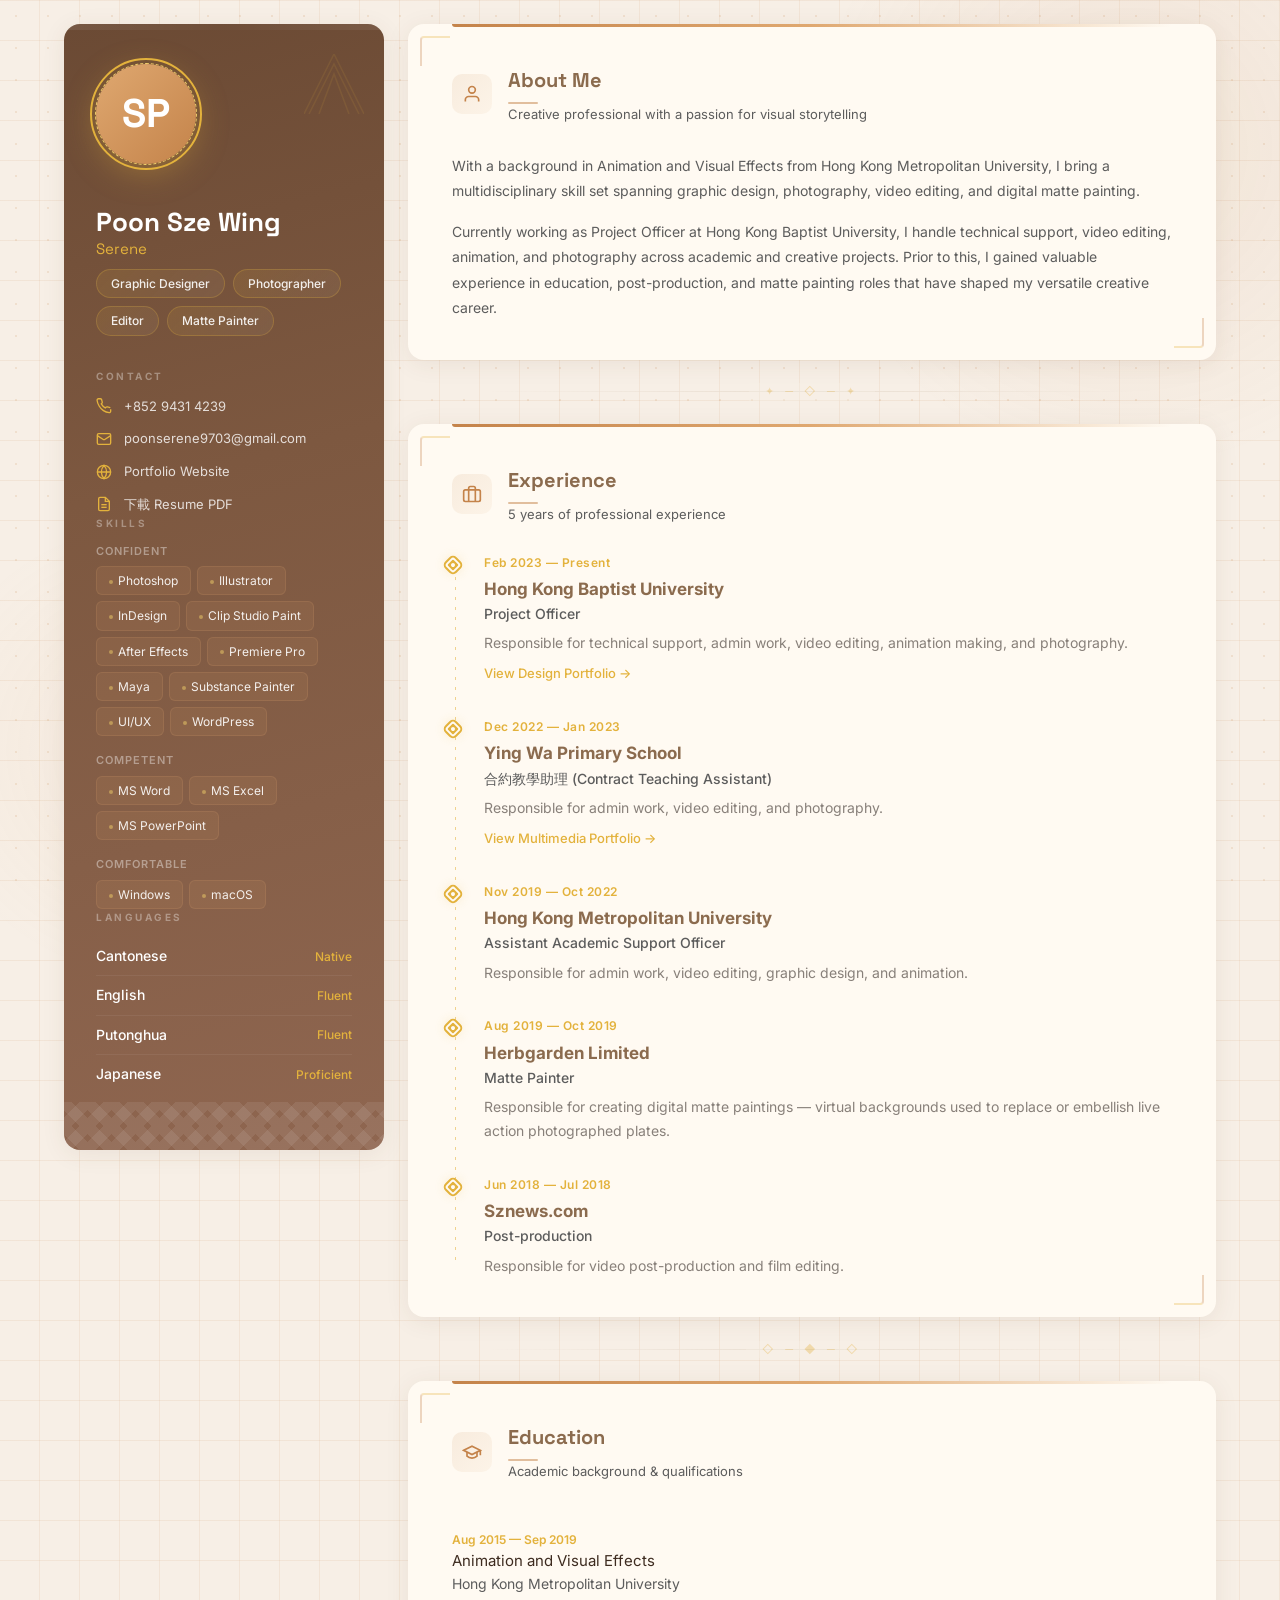
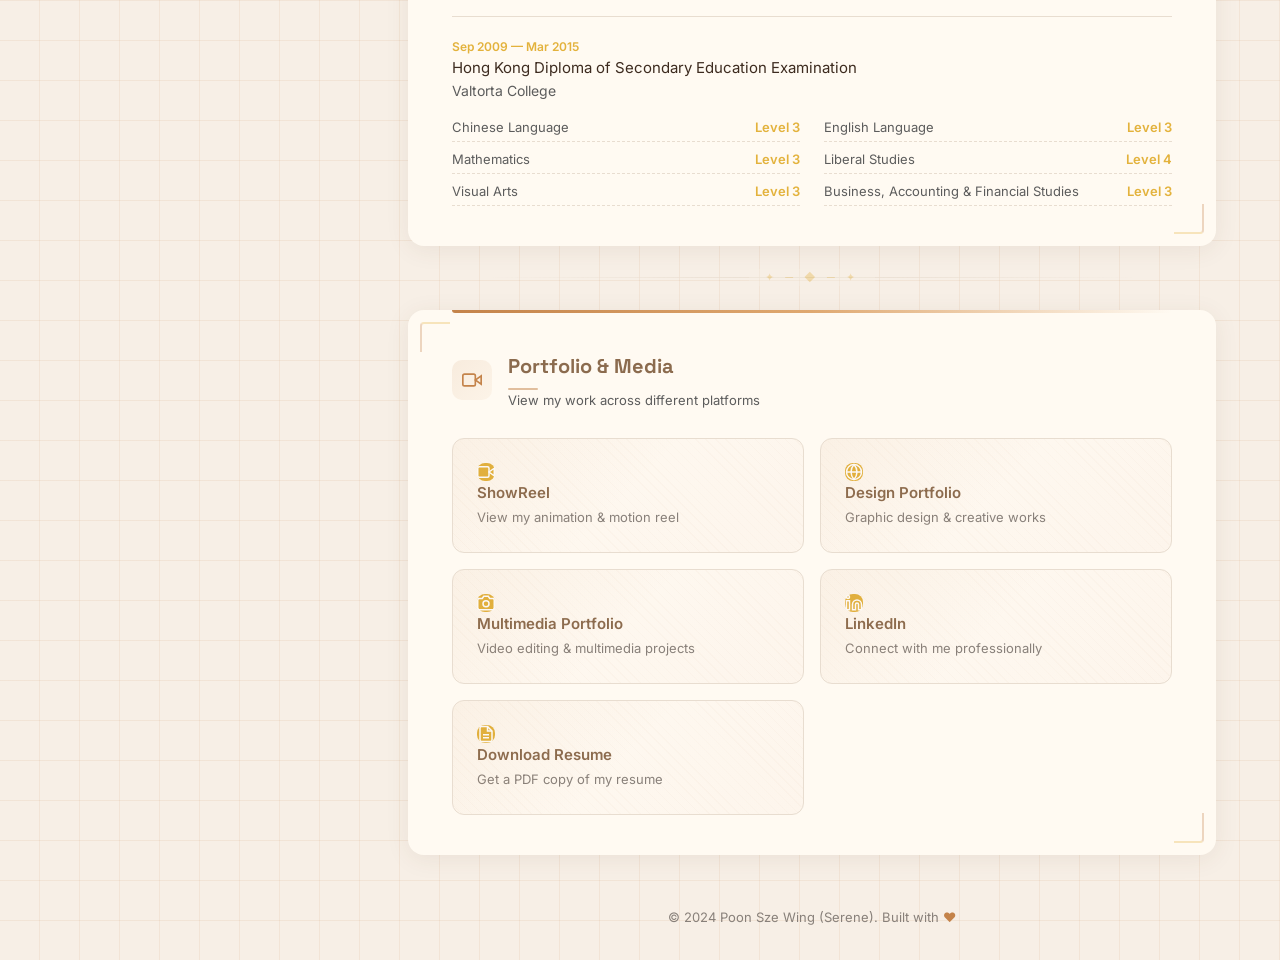
<file: index.html>
<!DOCTYPE html>
<html lang="en">
<head>
  <meta charset="UTF-8">
  <meta name="viewport" content="width=device-width, initial-scale=1.0">
  <title>Serene Poon | Portfolio</title>
  <link rel="preconnect" href="https://fonts.googleapis.com">
  <link rel="preconnect" href="https://fonts.gstatic.com" crossorigin>
  <link href="https://fonts.googleapis.com/css2?family=Inter:wght@300;400;500;600;700;800&family=Space+Grotesk:wght@400;500;600;700&display=swap" rel="stylesheet">
  <style>
    *, *::before, *::after { margin: 0; padding: 0; box-sizing: border-box; }

    :root {
      --primary: #8b6b4e;
      --primary-light: #a08060;
      --accent: #c4834a;
      --accent-light: #dfa870;
      --gold: #e3b23c;
      --gold-light: #f0ce6a;
      --bg: #f7efe6;
      --card: #fffaf2;
      --text: #3d2b1f;
      --text-light: #5c5c5c;
      --text-muted: #88807a;
      --border: #e8ddd0;
      --sidebar-width: 320px;
      --shadow: 0 4px 24px rgba(92,58,40,0.08);
      --radius: 16px;
    }

    html { scroll-behavior: smooth; }

    body {
      font-family: 'Inter', -apple-system, BlinkMacSystemFont, sans-serif;
      background-color: var(--bg);
      background-image:
        repeating-linear-gradient(0deg, transparent, transparent 39px, rgba(196,131,74,0.10) 39px, rgba(196,131,74,0.10) 40px),
        repeating-linear-gradient(90deg, transparent, transparent 39px, rgba(196,131,74,0.10) 39px, rgba(196,131,74,0.10) 40px);
      color: var(--text);
      line-height: 1.6;
      font-size: 15px;
      position: relative;
      overflow-x: hidden;
      min-height: 100vh;
    }

    body::before {
      content: '';
      position: fixed;
      width: 700px;
      height: 700px;
      border-radius: 50%;
      background: radial-gradient(circle, rgba(196,131,74,0.10) 0%, transparent 65%);
      top: -200px;
      right: -200px;
      pointer-events: none;
      z-index: 0;
    }

    body::after {
      content: '';
      position: fixed;
      width: 500px;
      height: 500px;
      border-radius: 50%;
      background: radial-gradient(circle, rgba(223,168,112,0.08) 0%, transparent 65%);
      bottom: -100px;
      left: -100px;
      pointer-events: none;
      z-index: 0;
    }

    .bg-pattern {
      position: fixed;
      inset: 0;
      pointer-events: none;
      z-index: 0;
      background-image:
        repeating-conic-gradient(rgba(196,131,74,0.02) 0% 25%, transparent 0% 50%);
      background-size: 80px 80px;
    }

    /* Warm decorative dots overlay */
    .bg-dots {
      position: fixed;
      inset: 0;
      pointer-events: none;
      z-index: 0;
      opacity: 0.30;
      background-image: radial-gradient(circle, rgba(196,131,74,0.5) 1.5px, transparent 1.5px);
      background-size: 32px 32px;
    }

    .app { position: relative; z-index: 1; }

    .app {
      display: flex;
      min-height: 100vh;
      max-width: 1200px;
      margin: 0 auto;
      padding: 24px;
      gap: 24px;
    }

    /* ========== SIDEBAR ========== */
    .sidebar {
      width: var(--sidebar-width);
      flex-shrink: 0;
      background: linear-gradient(165deg, #6b4a34 0%, #7d5840 40%, #8f6650 100%);
      border-radius: var(--radius);
      padding: 40px 32px 56px;
      color: #fff;
      position: sticky;
      top: 24px;
      align-self: flex-start;
      box-shadow: var(--shadow);
      display: flex;
      flex-direction: column;
      gap: 32px;
      overflow: hidden;
    }

    .sidebar::before {
      content: '';
      position: absolute;
      top: 0;
      left: 0;
      right: 0;
      height: 6px;
      background: linear-gradient(90deg, rgba(255,255,255,0.08), rgba(255,255,255,0.02) 50%, rgba(255,255,255,0.08));
    }

    .sidebar-decoration {
      position: absolute;
      top: 30px;
      right: 20px;
      width: 60px;
      height: 60px;
      pointer-events: none;
      opacity: 0.18;
    }

    .sidebar-decoration svg { width: 100%; height: 100%; }

    .sidebar::after {
      content: '';
      position: absolute;
      bottom: 0;
      left: 0;
      right: 0;
      height: 48px;
      background:
        linear-gradient(135deg, transparent 33.33%, rgba(255,255,255,0.08) 33.33%, rgba(255,255,255,0.08) 66.66%, transparent 66.66%),
        linear-gradient(45deg, transparent 33.33%, rgba(255,255,255,0.08) 33.33%, rgba(255,255,255,0.08) 66.66%, transparent 66.66%);
      background-size: 24px 24px;
      pointer-events: none;
    }

    .avatar {
      width: 100px;
      height: 100px;
      border-radius: 50%;
      background: linear-gradient(135deg, var(--accent-light), var(--accent));
      display: flex;
      align-items: center;
      justify-content: center;
      font-size: 40px;
      font-weight: 700;
      font-family: 'Space Grotesk', sans-serif;
      color: #fff;
      margin-bottom: 4px;
      box-shadow: 0 8px 32px rgba(227,178,60,0.35);
      position: relative;
    }

    .avatar-ring {
      position: absolute;
      inset: -6px;
      border-radius: 50%;
      border: 2px solid var(--gold);
      pointer-events: none;
    }

    .avatar-ring::before {
      content: '';
      position: absolute;
      inset: 3px;
      border-radius: 50%;
      border: 1px dashed var(--gold-light);
    }

    .divider {
      text-align: center;
      position: relative;
      height: 24px;
      display: flex;
      align-items: center;
      justify-content: center;
    }

    .divider::before {
      content: '';
      position: absolute;
      left: 10%;
      right: 10%;
      height: 1px;
      background: linear-gradient(90deg, transparent, var(--border), transparent);
    }

    .divider-dot {
      position: relative;
      z-index: 2;
      background: var(--bg);
      padding: 0 16px;
      color: var(--gold);
      font-size: 11px;
      opacity: 0.35;
      letter-spacing: 4px;
    }

    .divider-dot span {
      display: inline-block;
      animation: dividerPulse 3s ease-in-out infinite;
    }

    @keyframes dividerPulse {
      0%, 100% { opacity: 0.35; transform: scale(1); }
      50% { opacity: 0.6; transform: scale(1.1); }
    }

    .sidebar-name {
      font-family: 'Space Grotesk', sans-serif;
      font-size: 26px;
      font-weight: 700;
      line-height: 1.15;
      margin-top: 8px;
    }

    .sidebar-name span {
      display: block;
      font-size: 15px;
      font-weight: 400;
      color: var(--gold);
      margin-top: 2px;
    }

    .sidebar-tags {
      display: flex;
      flex-wrap: wrap;
      gap: 8px;
    }

    .sidebar-tag {
      padding: 4px 14px;
      border-radius: 50px;
      background: linear-gradient(135deg, rgba(227,178,60,0.12), rgba(255,255,255,0.05));
      border: 1px solid rgba(227,178,60,0.25);
      font-size: 12px;
      font-weight: 500;
      color: rgba(255,255,255,0.9);
    }

    .section-label {
      font-size: 10px;
      font-weight: 700;
      letter-spacing: 2.5px;
      text-transform: uppercase;
      color: rgba(255,255,255,0.35);
      margin-bottom: 12px;
    }

    .sidebar .section-label { color: rgba(255,255,255,0.35); }

    .contact-list {
      display: flex;
      flex-direction: column;
      gap: 12px;
    }

    .contact-item {
      display: flex;
      align-items: center;
      gap: 12px;
      font-size: 13px;
      color: rgba(255,255,255,0.8);
      text-decoration: none;
      transition: color 0.2s;
    }

    .contact-item:hover { color: var(--gold); }

    .contact-item svg {
      width: 16px;
      height: 16px;
      flex-shrink: 0;
      color: var(--accent);
    }

    .skill-group { margin-bottom: 16px; }

    .skill-group:last-child { margin-bottom: 0; }

    .skill-group-title {
      font-size: 11px;
      font-weight: 600;
      letter-spacing: 1px;
      text-transform: uppercase;
      color: rgba(255,255,255,0.4);
      margin-bottom: 6px;
    }

    .skill-items {
      display: flex;
      flex-wrap: wrap;
      gap: 6px;
    }

    .skill-item {
      padding: 4px 12px;
      border-radius: 6px;
      background: rgba(223,168,112,0.1);
      border: 1px solid rgba(223,168,112,0.15);
      font-size: 12px;
      color: rgba(255,255,255,0.9);
      position: relative;
    }

    .skill-item::before {
      content: '';
      display: inline-block;
      width: 4px;
      height: 4px;
      border-radius: 50%;
      background: var(--gold-light);
      margin-right: 5px;
      vertical-align: middle;
      opacity: 0.5;
    }

    .lang-item {
      display: flex;
      align-items: center;
      justify-content: space-between;
      padding: 8px 0;
      border-bottom: 1px solid rgba(255,255,255,0.06);
    }

    .lang-item:last-child { border-bottom: none; }

    .lang-name-sb {
      font-size: 14px;
      font-weight: 500;
    }

    .lang-level-sb {
      font-size: 12px;
      color: var(--gold);
      font-weight: 500;
    }

    /* ========== MAIN ========== */
    .main {
      flex: 1;
      min-width: 0;
      display: flex;
      flex-direction: column;
      gap: 20px;
    }

    .card {
      background: var(--card);
      border-radius: var(--radius);
      padding: 40px 44px;
      box-shadow: var(--shadow);
      position: relative;
      overflow: hidden;
    }

    .card-top-bar {
      position: absolute;
      top: 0;
      left: 44px;
      right: 44px;
      height: 3px;
      background: linear-gradient(90deg, var(--accent), var(--accent-light), transparent);
      border-radius: 0 0 3px 3px;
      z-index: 1;
    }

    .card-corner {
      position: absolute;
      width: 30px;
      height: 30px;
      pointer-events: none;
      opacity: 0.30;
    }

    .card-corner--tl {
      top: 12px;
      left: 12px;
      border-top: 2px solid var(--gold);
      border-left: 2px solid var(--accent);
      border-radius: 4px 0 0 0;
    }

    .card-corner--br {
      bottom: 12px;
      right: 12px;
      border-bottom: 2px solid var(--gold);
      border-right: 2px solid var(--accent);
      border-radius: 0 0 4px 0;
    }

    .card-header {
      display: flex;
      align-items: center;
      gap: 16px;
      margin-bottom: 28px;
    }

    .card-icon {
      width: 40px;
      height: 40px;
      border-radius: 10px;
      background: linear-gradient(135deg, rgba(196,131,74,0.12), rgba(223,168,112,0.08));
      display: flex;
      align-items: center;
      justify-content: center;
      flex-shrink: 0;
    }

    .card-icon svg {
      width: 20px;
      height: 20px;
      color: var(--accent);
    }

    .card-title {
      font-family: 'Space Grotesk', sans-serif;
      font-size: 20px;
      font-weight: 700;
      color: var(--primary);
    }

    .card-title::after {
      content: '';
      display: block;
      width: 30px;
      height: 2px;
      background: var(--accent);
      border-radius: 2px;
      margin-top: 6px;
      opacity: 0.5;
    }

    .card-subtitle {
      font-size: 13px;
      color: var(--text-light);
    }

    /* About */
    .about-text p {
      color: var(--text-light);
      font-size: 14px;
      line-height: 1.8;
      margin-bottom: 16px;
    }

    .about-text p:last-child { margin-bottom: 0; }

    /* Experience Timeline */
    .timeline { position: relative; }

    .timeline::before {
      content: '';
      position: absolute;
      left: 3px;
      top: 14px;
      bottom: 14px;
      width: 1px;
      background: repeating-linear-gradient(
        to bottom,
        var(--gold) 0px,
        var(--gold) 3px,
        transparent 3px,
        transparent 10px
      );
      opacity: 0.55;
    }

    .timeline-item {
      position: relative;
      padding-left: 32px;
      padding-bottom: 32px;
    }

    .timeline-item:last-child { padding-bottom: 0; }

    .timeline-dot {
      position: absolute;
      left: -5px;
      top: 6px;
      width: 12px;
      height: 12px;
      border-radius: 3px;
      background: var(--gold);
      border: 2px solid var(--card);
      box-shadow: 0 0 0 2px var(--gold), 0 0 12px rgba(227,178,60,0.3);
      transform: rotate(45deg);
    }

    .timeline-dot::before {
      content: '';
      position: absolute;
      top: 50%;
      left: 50%;
      transform: translate(-50%, -50%);
      width: 4px;
      height: 4px;
      border-radius: 50%;
      background: var(--card);
    }

    .timeline-date {
      font-size: 12px;
      font-weight: 600;
      color: var(--gold);
      letter-spacing: 0.5px;
      margin-bottom: 4px;
    }

    .timeline-org {
      font-size: 17px;
      font-weight: 700;
      color: var(--primary);
    }

    .timeline-role {
      font-size: 14px;
      color: var(--text-light);
      font-weight: 500;
      margin-bottom: 6px;
    }

    .timeline-desc {
      font-size: 14px;
      color: var(--text-muted);
      line-height: 1.7;
    }

    .timeline-link {
      display: inline-flex;
      align-items: center;
      gap: 4px;
      font-size: 13px;
      font-weight: 500;
      color: var(--gold);
      text-decoration: none;
      margin-top: 8px;
    }

    .timeline-link:hover { text-decoration: underline; }

    /* Education */
    .edu-item {
      padding: 20px 0;
      border-bottom: 1px solid var(--border);
    }

    .edu-item:first-child { padding-top: 0; }

    .edu-item:last-child { border-bottom: none; padding-bottom: 0; }

    .edu-date {
      font-size: 12px;
      font-weight: 600;
      color: var(--gold);
    }

    .edu-school {
      font-size: 14px;
      color: var(--text-light);
    }

    .edu-grades {
      margin-top: 12px;
      display: grid;
      grid-template-columns: 1fr 1fr;
      gap: 4px 24px;
    }

    .edu-grade {
      display: flex;
      justify-content: space-between;
      font-size: 13px;
      color: var(--text-light);
      padding: 3px 0;
      border-bottom: 1px dashed var(--border);
    }

    .edu-grade-score {
      font-weight: 600;
      color: var(--gold);
    }

    .contact-item svg {
      width: 16px;
      height: 16px;
      flex-shrink: 0;
      color: var(--gold);
    }

    /* Portfolio Links */
    .portfolio-grid {
      display: grid;
      grid-template-columns: 1fr 1fr;
      gap: 16px;
    }

    .portfolio-card {
      display: flex;
      flex-direction: column;
      padding: 24px;
      border-radius: 12px;
      background: linear-gradient(135deg, #fffaf2, #fdf5ec);
      border: 1px solid var(--border);
      text-decoration: none;
      transition: all 0.25s;
      position: relative;
      overflow: hidden;
    }

    .portfolio-card::after {
      content: '';
      position: absolute;
      top: 0;
      left: 0;
      width: 100%;
      height: 100%;
      background:
        linear-gradient(135deg, rgba(196,131,74,0.08), transparent 50%),
        repeating-linear-gradient(
          45deg,
          transparent,
          transparent 6px,
          rgba(196,131,74,0.03) 6px,
          rgba(196,131,74,0.03) 7px
        );
      pointer-events: none;
    }

    .portfolio-card:hover {
      border-color: var(--accent);
      box-shadow: 0 4px 20px rgba(227,178,60,0.15);
      transform: translateY(-2px);
    }

    .portfolio-icon {
      width: 36px;
      height: 36px;
      border-radius: 8px;
      background: var(--gold);
      width: 18px;
      height: 18px;
      color: #fff;
    }

    .portfolio-name {
      font-size: 15px;
      font-weight: 600;
      color: var(--primary);
    }

    .portfolio-desc {
      font-size: 13px;
      color: var(--text-muted);
      margin-top: 2px;
    }

    /* Footer */
    .footer {
      text-align: center;
      padding: 32px 0 8px;
      color: var(--text-muted);
      font-size: 13px;
    }

    .footer a { color: var(--accent); text-decoration: none; }

    /* ========== RESPONSIVE ========== */
    @media (max-width: 900px) {
      .app { flex-direction: column; padding: 16px; gap: 16px; }
      .sidebar {
        width: 100%;
        position: static;
        padding: 32px 28px;
      }
      .sidebar-decoration { display: none; }
      .card { padding: 28px 24px; }
      .card-top-bar { left: 24px; right: 24px; }
      .card-corner { display: none; }
      .portfolio-grid { grid-template-columns: 1fr; }
      .bg-dots { background-size: 24px 24px; }
    }

    @media (max-width: 600px) {
      .edu-grades { grid-template-columns: 1fr; }
      .app { padding: 12px; gap: 12px; }
      .sidebar { padding: 24px 20px; }
      .sidebar::after { display: none; }
      .card { padding: 24px 20px; }
      .card-top-bar { left: 20px; right: 20px; }
      .card-header { margin-bottom: 20px; }
      .avatar { width: 80px; height: 80px; font-size: 32px; }
      .avatar-ring { display: none; }
      .sidebar-name { font-size: 22px; }
    }
  </style>
</head>
<body>
  <div class="bg-dots"></div>

  <div class="app">

    <!-- SIDEBAR -->
    <aside class="sidebar">
      <div class="sidebar-decoration">
        <svg viewBox="0 0 60 60" fill="none" stroke="rgba(227,178,60,0.6)" stroke-width="1.5">
          <path d="M0 60 L30 0 L60 60"/>
          <path d="M15 60 L30 20 L45 60"/>
          <path d="M5 60 L30 10 L55 60"/>
        </svg>
      </div>
      <div class="avatar">SP<div class="avatar-ring"></div></div>

      <div>
        <div class="sidebar-name">Poon Sze Wing<span>Serene</span></div>
        <div class="sidebar-tags" style="margin-top:12px">
          <span class="sidebar-tag">Graphic Designer</span>
          <span class="sidebar-tag">Photographer</span>
          <span class="sidebar-tag">Editor</span>
          <span class="sidebar-tag">Matte Painter</span>
        </div>
      </div>

      <div>
        <div class="section-label">Contact</div>
        <div class="contact-list">
          <a href="tel:+85294314239" class="contact-item">
            <svg viewBox="0 0 24 24" fill="none" stroke="currentColor" stroke-width="2"><path d="M22 16.92v3a2 2 0 0 1-2.18 2 19.79 19.79 0 0 1-8.63-3.07A19.5 19.5 0 0 1 4.69 12a19.79 19.79 0 0 1-3.07-8.67A2 2 0 0 1 3.6 1.18h3a2 2 0 0 1 2 1.72 12.84 12.84 0 0 0 .7 2.81 2 2 0 0 1-.45 2.11L7.91 8.9a16 16 0 0 0 6 6l1.06-1.06a2 2 0 0 1 2.11-.45 12.84 12.84 0 0 0 2.81.7A2 2 0 0 1 21.16 15"/></svg>
            +852 9431 4239
          </a>
          <a href="mailto:poonserene9703@gmail.com" class="contact-item">
            <svg viewBox="0 0 24 24" fill="none" stroke="currentColor" stroke-width="2"><rect x="2" y="4" width="20" height="16" rx="2"/><path d="m22 7-8.97 5.7a1.94 1.94 0 0 1-2.06 0L2 7"/></svg>
            poonserene9703@gmail.com
          </a>
          <a href="https://poonserene123.wixsite.com/myprotfolio" target="_blank" class="contact-item">
            <svg viewBox="0 0 24 24" fill="none" stroke="currentColor" stroke-width="2"><circle cx="12" cy="12" r="10"/><path d="M2 12h20M12 2a15.3 15.3 0 0 1 4 10 15.3 15.3 0 0 1-4 10 15.3 15.3 0 0 1-4-10 15.3 15.3 0 0 1 4-10z"/></svg>
            Portfolio Website
          </a>
          <a href="Resume.pdf" target="_blank" class="contact-item">
            <svg viewBox="0 0 24 24" fill="none" stroke="currentColor" stroke-width="2"><path d="M14 2H6a2 2 0 0 0-2 2v16a2 2 0 0 0 2 2h12a2 2 0 0 0 2-2V8z"/><polyline points="14 2 14 8 20 8"/><line x1="16" y1="13" x2="8" y2="13"/><line x1="16" y1="17" x2="8" y2="17"/></svg>
            ‍下載 Resume PDF
          </a>
      </div>

      <div>
        <div class="section-label">Skills</div>
        <div class="skill-group">
          <div class="skill-group-title">Confident</div>
          <div class="skill-items">
            <span class="skill-item">Photoshop</span>
            <span class="skill-item">Illustrator</span>
            <span class="skill-item">InDesign</span>
            <span class="skill-item">Clip Studio Paint</span>
            <span class="skill-item">After Effects</span>
            <span class="skill-item">Premiere Pro</span>
            <span class="skill-item">Maya</span>
            <span class="skill-item">Substance Painter</span>
            <span class="skill-item">UI/UX</span>
            <span class="skill-item">WordPress</span>
          </div>
        </div>
        <div class="skill-group">
          <div class="skill-group-title">Competent</div>
          <div class="skill-items">
            <span class="skill-item">MS Word</span>
            <span class="skill-item">MS Excel</span>
            <span class="skill-item">MS PowerPoint</span>
          </div>
        </div>
        <div class="skill-group">
          <div class="skill-group-title">Comfortable</div>
          <div class="skill-items">
            <span class="skill-item">Windows</span>
            <span class="skill-item">macOS</span>
          </div>
        </div>
      </div>

      <div>
        <div class="section-label">Languages</div>
        <div>
          <div class="lang-item">
            <span class="lang-name-sb">Cantonese</span>
            <span class="lang-level-sb">Native</span>
          </div>
          <div class="lang-item">
            <span class="lang-name-sb">English</span>
            <span class="lang-level-sb">Fluent</span>
          </div>
          <div class="lang-item">
            <span class="lang-name-sb">Putonghua</span>
            <span class="lang-level-sb">Fluent</span>
          </div>
          <div class="lang-item">
            <span class="lang-name-sb">Japanese</span>
            <span class="lang-level-sb">Proficient</span>
          </div>
        </div>
      </div>
    </aside>

    <!-- MAIN -->
    <main class="main">

      <!-- About -->
      <section class="card">
        <div class="card-top-bar"></div>
        <div class="card-corner card-corner--tl"></div>
        <div class="card-corner card-corner--br"></div>
        <div class="card-header">
          <div class="card-icon">
            <svg viewBox="0 0 24 24" fill="none" stroke="currentColor" stroke-width="2"><path d="M20 21v-2a4 4 0 0 0-4-4H8a4 4 0 0 0-4 4v2"/><circle cx="12" cy="7" r="4"/></svg>
          </div>
          <div>
            <div class="card-title">About Me</div>
            <div class="card-subtitle">Creative professional with a passion for visual storytelling</div>
          </div>
        </div>
        <div class="about-text">
          <p>With a background in Animation and Visual Effects from Hong Kong Metropolitan University, I bring a multidisciplinary skill set spanning graphic design, photography, video editing, and digital matte painting.</p>
          <p>Currently working as Project Officer at Hong Kong Baptist University, I handle technical support, video editing, animation, and photography across academic and creative projects. Prior to this, I gained valuable experience in education, post-production, and matte painting roles that have shaped my versatile creative career.</p>
        </div>
      </section>

      <div class="divider"><span class="divider-dot"><span>✦</span> ─ <span>◇</span> ─ <span>✦</span></span></div>

      <!-- Experience -->
      <section class="card">
        <div class="card-top-bar"></div>
        <div class="card-corner card-corner--tl"></div>
        <div class="card-corner card-corner--br"></div>
        <div class="card-header">
          <div class="card-icon">
            <svg viewBox="0 0 24 24" fill="none" stroke="currentColor" stroke-width="2"><rect x="2" y="7" width="20" height="14" rx="2" ry="2"/><path d="M16 21V5a2 2 0 0 0-2-2h-4a2 2 0 0 0-2 2v16"/></svg>
          </div>
          <div>
            <div class="card-title">Experience</div>
            <div class="card-subtitle">5 years of professional experience</div>
          </div>
        </div>
        <div class="timeline">
          <div class="timeline-item">
            <div class="timeline-dot"></div>
            <div class="timeline-date">Feb 2023 — Present</div>
            <div class="timeline-org">Hong Kong Baptist University</div>
            <div class="timeline-role">Project Officer</div>
            <div class="timeline-desc">Responsible for technical support, admin work, video editing, animation making, and photography.</div>
            <a href="https://poonserene123.wixsite.com/myprotfolio" target="_blank" class="timeline-link">View Design Portfolio →</a>
          </div>
          <div class="timeline-item">
            <div class="timeline-dot"></div>
            <div class="timeline-date">Dec 2022 — Jan 2023</div>
            <div class="timeline-org">Ying Wa Primary School</div>
            <div class="timeline-role">合約教學助理 (Contract Teaching Assistant)</div>
            <div class="timeline-desc">Responsible for admin work, video editing, and photography.</div>
            <a href="https://poonserene123.wixsite.com/mysite" target="_blank" class="timeline-link">View Multimedia Portfolio →</a>
          </div>
          <div class="timeline-item">
            <div class="timeline-dot"></div>
            <div class="timeline-date">Nov 2019 — Oct 2022</div>
            <div class="timeline-org">Hong Kong Metropolitan University</div>
            <div class="timeline-role">Assistant Academic Support Officer</div>
            <div class="timeline-desc">Responsible for admin work, video editing, graphic design, and animation.</div>
          </div>
          <div class="timeline-item">
            <div class="timeline-dot"></div>
            <div class="timeline-date">Aug 2019 — Oct 2019</div>
            <div class="timeline-org">Herbgarden Limited</div>
            <div class="timeline-role">Matte Painter</div>
            <div class="timeline-desc">Responsible for creating digital matte paintings — virtual backgrounds used to replace or embellish live action photographed plates.</div>
          </div>
          <div class="timeline-item">
            <div class="timeline-dot"></div>
            <div class="timeline-date">Jun 2018 — Jul 2018</div>
            <div class="timeline-org">Sznews.com</div>
            <div class="timeline-role">Post-production</div>
            <div class="timeline-desc">Responsible for video post-production and film editing.</div>
          </div>
        </div>
      </section>

      <div class="divider"><span class="divider-dot"><span>◇</span> ─ <span>◆</span> ─ <span>◇</span></span></div>

      <!-- Education -->
      <section class="card">
        <div class="card-top-bar"></div>
        <div class="card-corner card-corner--tl"></div>
        <div class="card-corner card-corner--br"></div>
        <div class="card-header">
          <div class="card-icon">
            <svg viewBox="0 0 24 24" fill="none" stroke="currentColor" stroke-width="2"><path d="M22 10v6M2 10l10-5 10 5-10 5z"/><path d="M6 12v5c3 3 9 3 12 0v-5"/></svg>
          </div>
          <div>
            <div class="card-title">Education</div>
            <div class="card-subtitle">Academic background & qualifications</div>
          </div>
        </div>

        <div class="edu-item">
          <div class="edu-date">Aug 2015 — Sep 2019</div>
          <div class="edu-degree">Animation and Visual Effects</div>
          <div class="edu-school">Hong Kong Metropolitan University</div>
        </div>
        <div class="edu-item">
          <div class="edu-date">Sep 2009 — Mar 2015</div>
          <div class="edu-degree">Hong Kong Diploma of Secondary Education Examination</div>
          <div class="edu-school">Valtorta College</div>
          <div class="edu-grades">
            <div class="edu-grade"><span>Chinese Language</span><span class="edu-grade-score">Level 3</span></div>
            <div class="edu-grade"><span>English Language</span><span class="edu-grade-score">Level 3</span></div>
            <div class="edu-grade"><span>Mathematics</span><span class="edu-grade-score">Level 3</span></div>
            <div class="edu-grade"><span>Liberal Studies</span><span class="edu-grade-score">Level 4</span></div>
            <div class="edu-grade"><span>Visual Arts</span><span class="edu-grade-score">Level 3</span></div>
            <div class="edu-grade"><span>Business, Accounting &amp; Financial Studies</span><span class="edu-grade-score">Level 3</span></div>
          </div>
        </div>
      </section>

      <div class="divider"><span class="divider-dot"><span>✦</span> ─ <span>◆</span> ─ <span>✦</span></span></div>

      <!-- Portfolio -->
      <section class="card">
        <div class="card-top-bar"></div>
        <div class="card-corner card-corner--tl"></div>
        <div class="card-corner card-corner--br"></div>
        <div class="card-header">
          <div class="card-icon">
            <svg viewBox="0 0 24 24" fill="none" stroke="currentColor" stroke-width="2"><polygon points="23 7 16 12 23 17 23 7"/><rect x="1" y="5" width="15" height="14" rx="2" ry="2"/></svg>
          </div>
          <div>
            <div class="card-title">Portfolio & Media</div>
            <div class="card-subtitle">View my work across different platforms</div>
          </div>
        </div>
        <div class="portfolio-grid">
          <a href="https://drive.google.com/file/d/1fXyskMKtVXMHe0MAJ21v9BRX2RVPbUw7/view" target="_blank" class="portfolio-card">
            <div class="portfolio-icon">
              <svg viewBox="0 0 24 24" fill="none" stroke="currentColor" stroke-width="2"><polygon points="23 7 16 12 23 17 23 7"/><rect x="1" y="5" width="15" height="14" rx="2" ry="2"/></svg>
            </div>
            <div class="portfolio-name">ShowReel</div>
            <div class="portfolio-desc">View my animation & motion reel</div>
          </a>
          <a href="https://poonserene123.wixsite.com/myprotfolio" target="_blank" class="portfolio-card">
            <div class="portfolio-icon">
              <svg viewBox="0 0 24 24" fill="none" stroke="currentColor" stroke-width="2"><circle cx="12" cy="12" r="10"/><path d="M2 12h20M12 2a15.3 15.3 0 0 1 4 10 15.3 15.3 0 0 1-4 10 15.3 15.3 0 0 1-4-10 15.3 15.3 0 0 1 4-10z"/></svg>
            </div>
            <div class="portfolio-name">Design Portfolio</div>
            <div class="portfolio-desc">Graphic design & creative works</div>
          </a>
          <a href="https://poonserene123.wixsite.com/mysite" target="_blank" class="portfolio-card">
            <div class="portfolio-icon">
              <svg viewBox="0 0 24 24" fill="none" stroke="currentColor" stroke-width="2"><path d="M23 19a2 2 0 0 1-2 2H3a2 2 0 0 1-2-2V8a2 2 0 0 1 2-2h4l2-3h6l2 3h4a2 2 0 0 1 2 2z"/><circle cx="12" cy="13" r="4"/></svg>
            </div>
            <div class="portfolio-name">Multimedia Portfolio</div>
            <div class="portfolio-desc">Video editing & multimedia projects</div>
          </a>
          <a href="https://www.linkedin.com/in/poonserene" target="_blank" class="portfolio-card">
            <div class="portfolio-icon">
              <svg viewBox="0 0 24 24" fill="none" stroke="currentColor" stroke-width="2"><path d="M16 8a6 6 0 0 1 6 6v7h-4v-7a2 2 0 0 0-2-2 2 2 0 0 0-2 2v7h-4v-7a6 6 0 0 1 6-6z"/><rect x="2" y="9" width="4" height="12"/><circle cx="4" cy="4" r="2"/></svg>
            </div>
            <div class="portfolio-name">LinkedIn</div>
            <div class="portfolio-desc">Connect with me professionally</div>
          </a>
          <a href="Resume_PoonSzeWing_Serene.pdf" target="_blank" class="portfolio-card">
            <div class="portfolio-icon">
              <svg viewBox="0 0 24 24" fill="none" stroke="currentColor" stroke-width="2"><path d="M14 2H6a2 2 0 0 0-2 2v16a2 2 0 0 0 2 2h12a2 2 0 0 0 2-2V8z"/><polyline points="14 2 14 8 20 8"/><line x1="16" y1="13" x2="8" y2="13"/><line x1="16" y1="17" x2="8" y2="17"/></svg>
            </div>
            <div class="portfolio-name">Download Resume</div>
            <div class="portfolio-desc">Get a PDF copy of my resume</div>
          </a>
      </section>

      <footer class="footer">
        <p>&copy; 2024 Poon Sze Wing (Serene). Built with <span style="color:var(--accent)">&#9829;</span></p>
      </footer>

    </main>
  </div>
</body>
</html>
</file>
